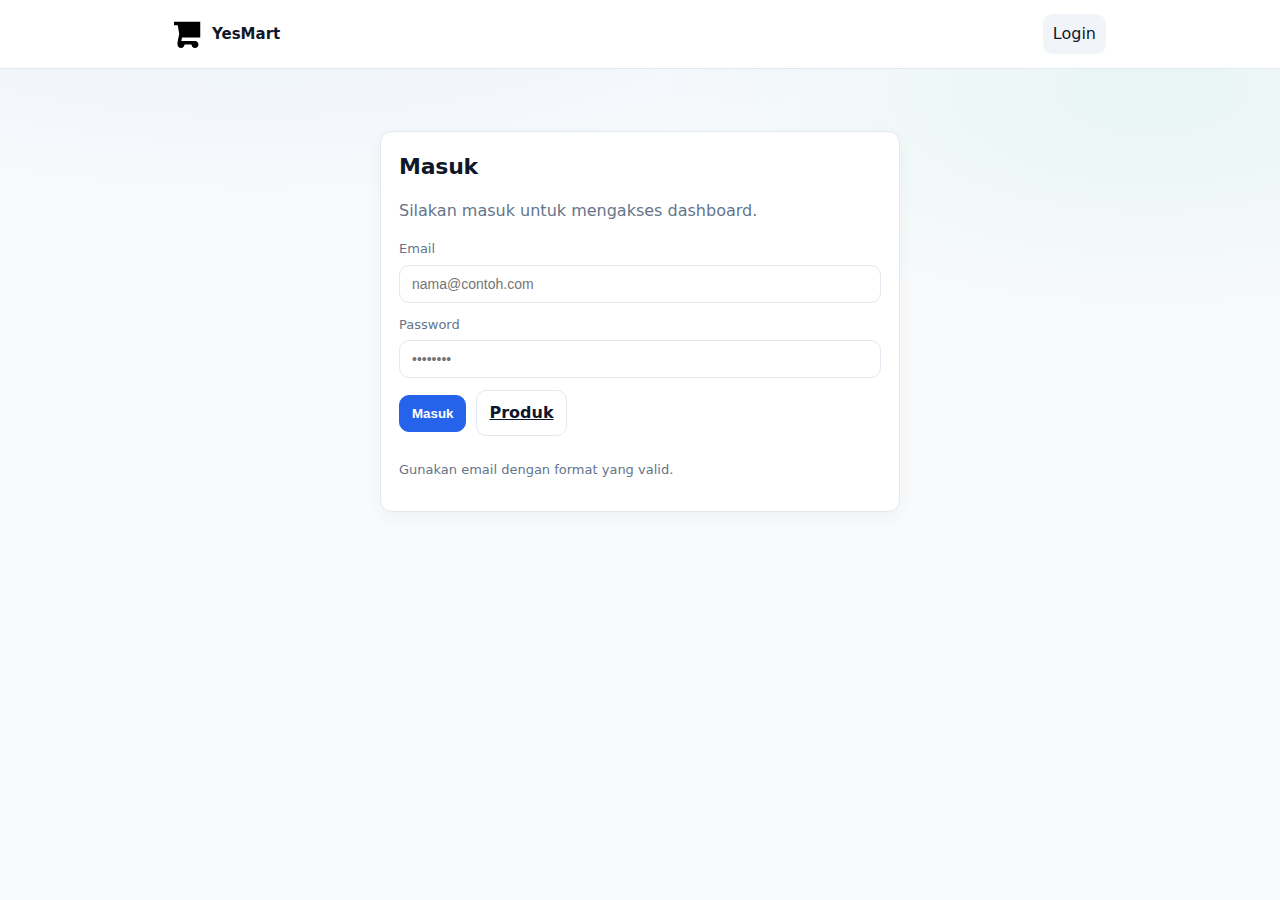
<file: index.html>
<!doctype html>
<html lang="id">
<head>
  <meta charset="utf-8" />
  <meta name="viewport" content="width=device-width, initial-scale=1" />
  <title>Login - YesMart</title>
  <link rel="stylesheet" href="style.css" />
</head>
<body data-page="login">
  <header class="topbar">
    <div class="topbar-inner">
      <a class="brand" href="index.html" aria-label="Home">
        <img src="assets/images/logo.svg" alt="Logo" />
        <strong>YesMart</strong>
      </a>
      <nav class="nav" aria-label="Navigation">
        <a class="active" href="index.html">Login</a>
      </nav>
    </div>
  </header>

  <main class="container">
    <section class="card card-animate form" aria-label="Login">
      <h1 class="h1">Masuk</h1>
      <p class="muted">Silakan masuk untuk mengakses dashboard.</p>

      <form id="loginForm" class="stack" novalidate>
        <div class="field">
          <label for="email">Email</label>
          <input id="email" name="email" type="email" autocomplete="username" placeholder="nama@contoh.com" required />
        </div>

        <div class="field">
          <label for="password">Password</label>
          <input id="password" name="password" type="password" autocomplete="current-password" placeholder="••••••••" required />
        </div>

        <p id="errorMessage" class="error" role="alert"></p>

        <div class="actions">
          <button class="btn primary" type="submit">Masuk</button>
          <a class="btn" href="products.html">Produk</a>
        </div>

        <p class="hint">Gunakan email dengan format yang valid.</p>
      </form>
    </section>
  </main>

  <script src="script.js"></script>
</body>
</html>
</file>
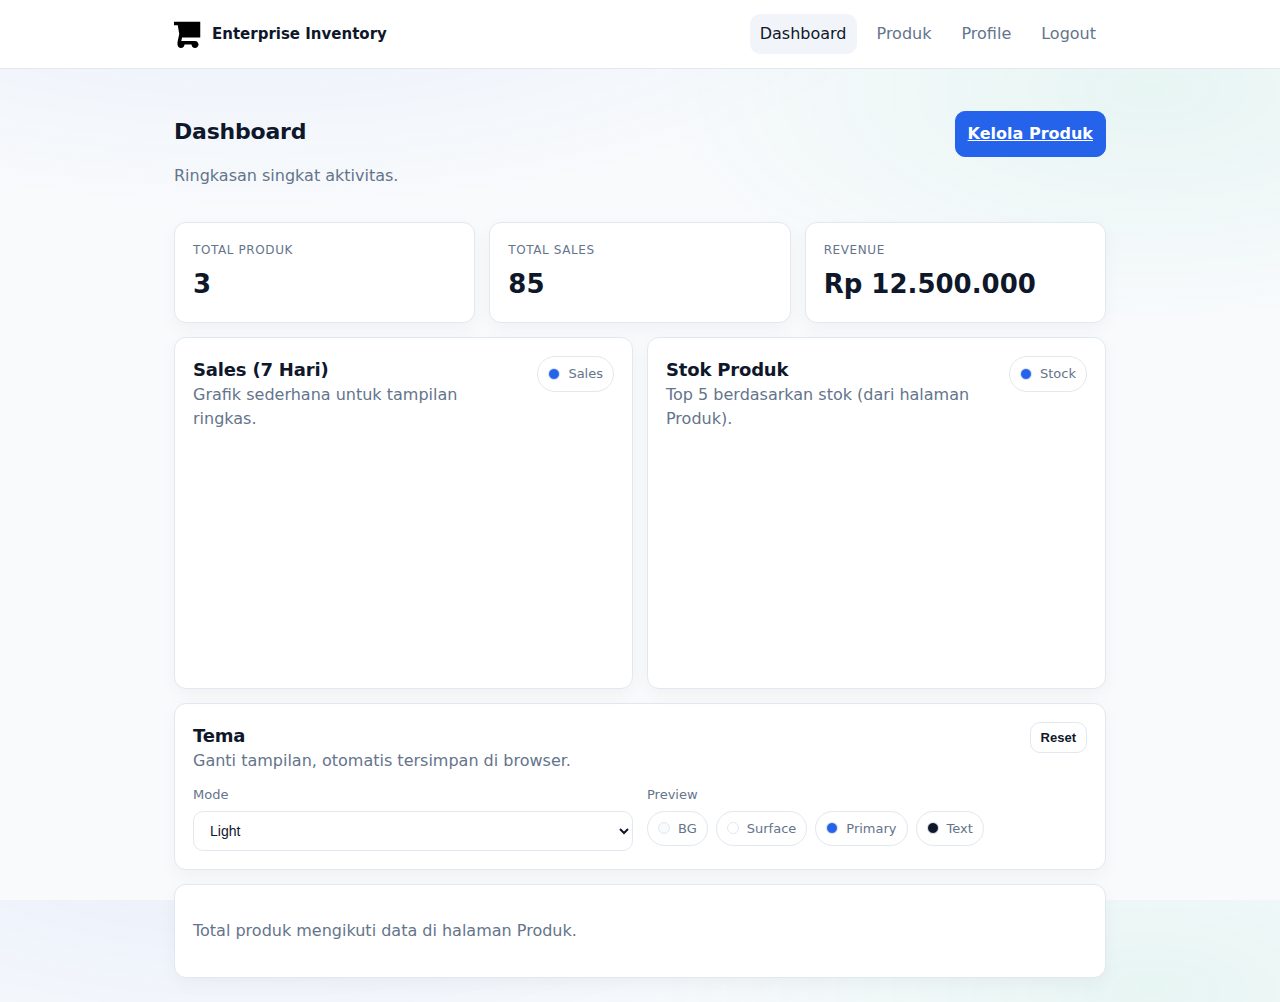
<file: dashboard.html>
<!doctype html>
<html lang="id">
<head>
  <meta charset="utf-8" />
  <meta name="viewport" content="width=device-width, initial-scale=1" />
  <title>Dashboard - Enterprise Inventory</title>
  <link rel="stylesheet" href="style.css" />
</head>
<body data-page="dashboard">
  <header class="topbar">
    <div class="topbar-inner">
      <a class="brand" href="dashboard.html" aria-label="Dashboard">
        <img src="assets/images/logo.svg" alt="Logo" />
        <strong>Enterprise Inventory</strong>
      </a>
      <nav class="nav" aria-label="Navigation">
        <a class="active" href="dashboard.html">Dashboard</a>
        <a href="products.html">Produk</a>
        <a href="profile.html">Profile</a>
        <a href="index.html">Logout</a>
      </nav>
    </div>
  </header>

  <main class="container">
    <div class="page-title">
      <div>
        <h1 class="h1">Dashboard</h1>
        <p class="muted">Ringkasan singkat aktivitas.</p>
      </div>
      <a class="btn primary" href="products.html">Kelola Produk</a>
    </div>

    <section class="grid cols-3" aria-label="Ringkasan">
      <div class="card card-animate kpi">
        <div class="label">Total Produk</div>
        <div id="kpiProducts" class="value">-</div>
      </div>
      <div class="card card-animate kpi">
        <div class="label">Total Sales</div>
        <div id="kpiSales" class="value">-</div>
      </div>
      <div class="card card-animate kpi">
        <div class="label">Revenue</div>
        <div id="kpiRevenue" class="value">-</div>
      </div>
    </section>

    <section class="grid cols-2" style="margin-top:14px" aria-label="Charts">
      <div class="card">
        <div class="card-head">
          <div>
            <h2 class="h2">Sales (7 Hari)</h2>
            <p class="muted">Grafik sederhana untuk tampilan ringkas.</p>
          </div>
          <div class="chip"><span class="dot" aria-hidden="true" style="background:var(--primary)"></span>Sales</div>
        </div>
        <div class="chart-wrap" style="margin-top:12px">
          <canvas id="chartSales7" class="chart-canvas" height="220" aria-label="Grafik sales 7 hari" role="img"></canvas>
        </div>
      </div>

      <div class="card">
        <div class="card-head">
          <div>
            <h2 class="h2">Stok Produk</h2>
            <p class="muted">Top 5 berdasarkan stok (dari halaman Produk).</p>
          </div>
          <div class="chip"><span class="dot" aria-hidden="true" style="background:var(--primary)"></span>Stock</div>
        </div>
        <div class="chart-wrap" style="margin-top:12px">
          <canvas id="chartStock" class="chart-canvas" height="220" aria-label="Grafik stok produk" role="img"></canvas>
        </div>
      </div>
    </section>

    <section class="card" style="margin-top:14px" aria-label="Tema">
      <div class="card-head">
        <div>
          <h2 class="h2">Tema</h2>
          <p class="muted">Ganti tampilan, otomatis tersimpan di browser.</p>
        </div>
        <button id="themeReset" class="btn small" type="button">Reset</button>
      </div>

      <div class="grid cols-2" style="margin-top:12px">
        <div class="field">
          <label for="themeMode">Mode</label>
          <select id="themeMode" name="themeMode">
            <option value="light">Light</option>
            <option value="dark">Dark</option>
            <option value="custom">Custom</option>
          </select>
        </div>

        <div class="field">
          <label>Preview</label>
          <div class="theme-preview" aria-label="Preview warna">
            <span class="chip"><span id="themeDotBg" class="dot" aria-hidden="true"></span>BG</span>
            <span class="chip"><span id="themeDotSurface" class="dot" aria-hidden="true"></span>Surface</span>
            <span class="chip"><span id="themeDotPrimary" class="dot" aria-hidden="true"></span>Primary</span>
            <span class="chip"><span id="themeDotText" class="dot" aria-hidden="true"></span>Text</span>
          </div>
        </div>
      </div>

      <div id="themeCustomFields" style="margin-top:12px">
        <div class="grid cols-2">
          <div class="field">
            <label for="themePrimary">Primary</label>
            <div class="color-row">
              <input id="themePrimary" type="color" value="#2563eb" />
              <input id="themePrimaryHex" type="text" value="#2563eb" maxlength="7" inputmode="text" />
            </div>
          </div>

          <div class="field">
            <label for="themeBg">Background</label>
            <div class="color-row">
              <input id="themeBg" type="color" value="#f8fafc" />
              <input id="themeBgHex" type="text" value="#f8fafc" maxlength="7" inputmode="text" />
            </div>
          </div>

          <div class="field">
            <label for="themeSurface">Surface</label>
            <div class="color-row">
              <input id="themeSurface" type="color" value="#ffffff" />
              <input id="themeSurfaceHex" type="text" value="#ffffff" maxlength="7" inputmode="text" />
            </div>
          </div>

          <div class="field">
            <label for="themeText">Text</label>
            <div class="color-row">
              <input id="themeText" type="color" value="#0f172a" />
              <input id="themeTextHex" type="text" value="#0f172a" maxlength="7" inputmode="text" />
            </div>
          </div>
        </div>
        <p class="hint" style="margin:12px 0 0">Tips: pilih mode <strong>Custom</strong> untuk edit warna.</p>
      </div>
    </section>

    <section class="card" style="margin-top:14px" aria-label="Catatan">
      <p class="muted">Total produk mengikuti data di halaman Produk.</p>
    </section>
  </main>

  <script src="script.js"></script>
</body>
</html>
</file>
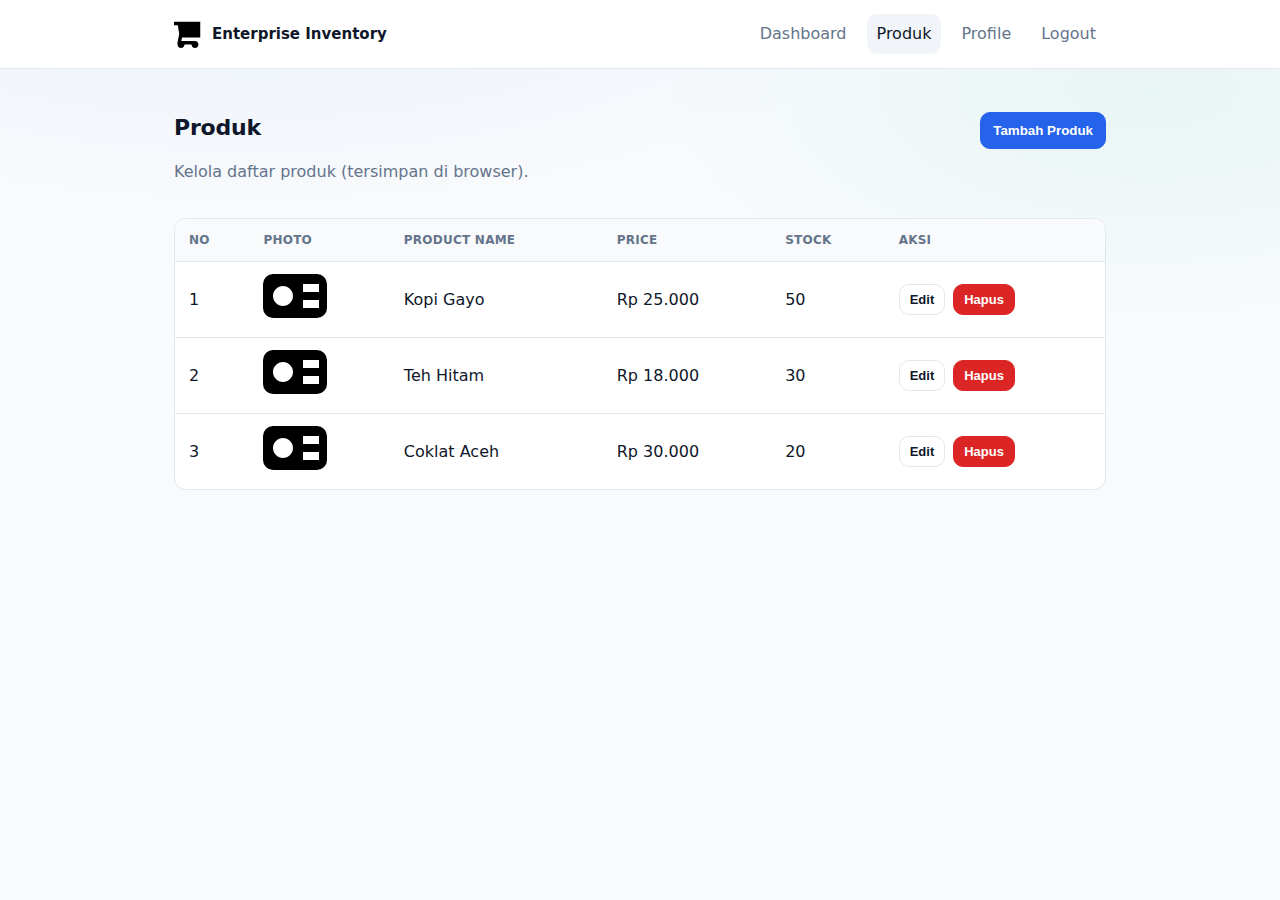
<file: products.html>
<!doctype html>
<html lang="id">
<head>
  <meta charset="utf-8" />
  <meta name="viewport" content="width=device-width, initial-scale=1" />
  <title>Produk - Enterprise Inventory</title>
  <link rel="stylesheet" href="style.css" />
</head>
<body data-page="products">
  <header class="topbar">
    <div class="topbar-inner">
      <a class="brand" href="dashboard.html" aria-label="Dashboard">
        <img src="assets/images/logo.svg" alt="Logo" />
        <strong>Enterprise Inventory</strong>
      </a>
      <nav class="nav" aria-label="Navigation">
        <a href="dashboard.html">Dashboard</a>
        <a class="active" href="products.html">Produk</a>
        <a href="profile.html">Profile</a>
        <a href="index.html">Logout</a>
      </nav>
    </div>
  </header>

  <main class="container">
    <div class="page-title">
      <div>
        <h1 class="h1">Produk</h1>
        <p class="muted">Kelola daftar produk (tersimpan di browser).</p>
      </div>
      <button id="btnAddProduct" class="btn primary" type="button">Tambah Produk</button>
    </div>

    <section class="table-wrap" aria-label="Tabel Produk">
      <table>
        <thead>
          <tr>
            <th>No</th>
            <th>Photo</th>
            <th>Product Name</th>
            <th>Price</th>
            <th>Stock</th>
            <th>Aksi</th>
          </tr>
        </thead>
        <tbody id="productsTableBody"></tbody>
      </table>
    </section>

    <noscript>
      <p class="hint">Aktifkan JavaScript untuk menampilkan data produk.</p>
    </noscript>
  </main>

  <!-- Modal: Add/Edit Product -->
  <div id="productModal" class="modal hidden" role="dialog" aria-modal="true" aria-labelledby="productModalTitle">
    <div class="modal-card card">
      <div class="modal-header">
        <h2 id="productModalTitle" class="h2">Tambah Produk</h2>
        <button id="productModalClose" class="icon-btn" type="button" aria-label="Tutup">✕</button>
      </div>

      <form id="productForm" class="stack" novalidate>
        <div class="field">
          <label for="productName">Nama Produk</label>
          <input id="productName" name="name" type="text" placeholder="Contoh: Kopi Gayo" required />
        </div>

        <div class="grid cols-2">
          <div class="field">
            <label for="productPrice">Harga</label>
            <input id="productPrice" name="price" type="number" min="0" step="1" placeholder="25000" required />
          </div>
          <div class="field">
            <label for="productStock">Stok</label>
            <input id="productStock" name="stock" type="number" min="0" step="1" placeholder="50" required />
          </div>
        </div>

        <p id="productFormError" class="error" role="alert"></p>

        <div class="actions" style="justify-content:flex-end">
          <button class="btn" type="button" id="productCancel">Batal</button>
          <button class="btn primary" type="submit" id="productSave">Simpan</button>
        </div>
      </form>
    </div>
  </div>

  <script src="script.js"></script>
</body>
</html>
</file>
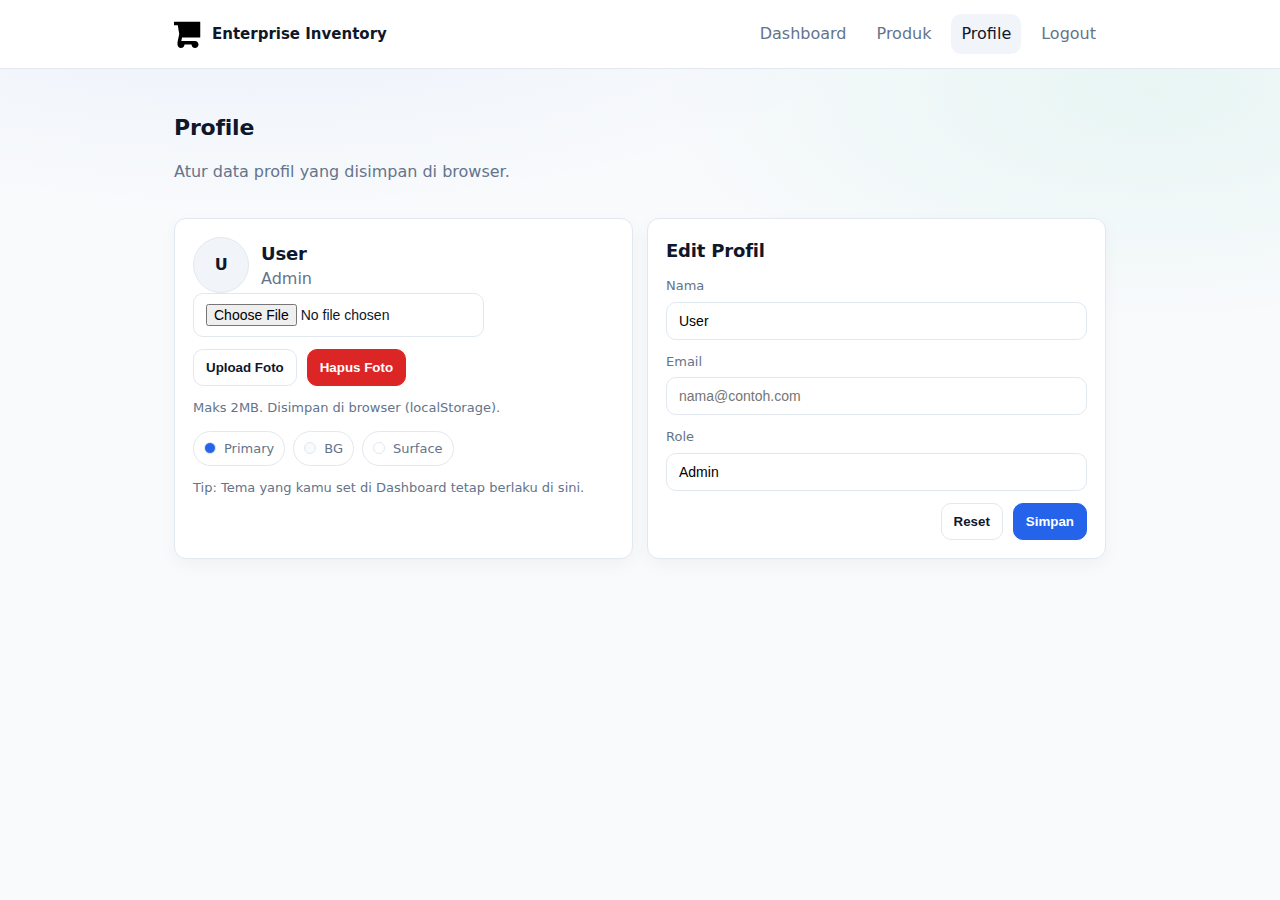
<file: profile.html>
<!doctype html>
<html lang="id">
<head>
  <meta charset="utf-8" />
  <meta name="viewport" content="width=device-width, initial-scale=1" />
  <title>Profile - Enterprise Inventory</title>
  <link rel="stylesheet" href="style.css" />
</head>
<body data-page="profile">
  <header class="topbar">
    <div class="topbar-inner">
      <a class="brand" href="dashboard.html" aria-label="Dashboard">
        <img src="assets/images/logo.svg" alt="Logo" />
        <strong>Enterprise Inventory</strong>
      </a>
      <nav class="nav" aria-label="Navigation">
        <a href="dashboard.html">Dashboard</a>
        <a href="products.html">Produk</a>
        <a class="active" href="profile.html">Profile</a>
        <a href="index.html">Logout</a>
      </nav>
    </div>
  </header>

  <main class="container">
    <div class="page-title">
      <div>
        <h1 class="h1">Profile</h1>
        <p class="muted">Atur data profil yang disimpan di browser.</p>
      </div>
    </div>

    <section class="grid cols-2" aria-label="Profile">
      <div class="card">
        <div class="profile-head">
          <div id="profileAvatar" class="avatar" aria-hidden="true"></div>
          <div>
            <div id="profileDisplayName" class="profile-name">User</div>
            <div id="profileDisplayMeta" class="muted">-</div>
          </div>
        </div>

        <input id="profilePhoto" class="sr-only" type="file" accept="image/*" />
        <div class="actions" style="margin-top:12px">
          <button id="profilePhotoUpload" class="btn" type="button">Upload Foto</button>
          <button id="profilePhotoRemove" class="btn danger" type="button">Hapus Foto</button>
        </div>
        <p id="profilePhotoHelp" class="hint">Maks 2MB. Disimpan di browser (localStorage).</p>

        <div class="profile-stats" aria-label="Ringkasan">
          <div class="chip"><span class="dot" id="profileDotPrimary" aria-hidden="true"></span>Primary</div>
          <div class="chip"><span class="dot" id="profileDotBg" aria-hidden="true"></span>BG</div>
          <div class="chip"><span class="dot" id="profileDotSurface" aria-hidden="true"></span>Surface</div>
        </div>

        <p class="hint">Tip: Tema yang kamu set di Dashboard tetap berlaku di sini.</p>
      </div>

      <div class="card">
        <h2 class="h2">Edit Profil</h2>
        <form id="profileForm" class="stack" style="margin-top:12px" novalidate>
          <div class="field">
            <label for="profileName">Nama</label>
            <input id="profileName" name="name" type="text" placeholder="Nama kamu" required />
          </div>

          <div class="field">
            <label for="profileEmail">Email</label>
            <input id="profileEmail" name="email" type="email" placeholder="nama@contoh.com" required />
          </div>

          <div class="field">
            <label for="profileRole">Role</label>
            <input id="profileRole" name="role" type="text" placeholder="Contoh: Admin" />
          </div>

          <p id="profileError" class="error" role="alert"></p>

          <div class="actions" style="justify-content:flex-end">
            <button id="profileReset" class="btn" type="button">Reset</button>
            <button class="btn primary" type="submit">Simpan</button>
          </div>
        </form>
      </div>
    </section>
  </main>

  <script src="script.js"></script>
</body>
</html>
</file>
<file: style.css>
:root{
  --bg:#f8fafc;
  --surface:#ffffff;
  --surface-2:#f1f5f9;
  --table-head:#f8fafc;
  --input-bg:#ffffff;
  --text:#0f172a;
  --muted:#64748b;
  --border:#e2e8f0;
  --primary:#2563eb;
  --primary-hover:#1d4ed8;
  --danger:#dc2626;
  --radius:12px;
  --shadow: 0 10px 24px rgba(2,6,23,0.08);
  --focus-border: rgba(37,99,235,0.65);
  --focus-ring: rgba(37,99,235,0.18);
  --focus-ring-soft: rgba(37,99,235,0.12);
  --overlay: rgba(2,6,23,0.45);
  --hover-border: #cfe0ff;
  --border-hover: #d7e2f0;
  --bg-accent-1: rgba(37,99,235,0.08);
  --bg-accent-2: rgba(16,185,129,0.07);
}

html[data-theme="dark"]{
  --bg:#0b1220;
  --surface:#0f172a;
  --surface-2:#111c33;
  --table-head:#0b1220;
  --input-bg:#0b1220;
  --text:#e5e7eb;
  --muted:#94a3b8;
  --border:#223149;
  --primary:#60a5fa;
  --primary-hover:#3b82f6;
  --shadow: 0 10px 24px rgba(0,0,0,0.35);
  --focus-border: rgba(96,165,250,0.75);
  --focus-ring: rgba(96,165,250,0.22);
  --focus-ring-soft: rgba(96,165,250,0.14);
  --overlay: rgba(0,0,0,0.55);
  --hover-border: #2c4164;
  --border-hover: #2a3a58;
  --bg-accent-1: rgba(96,165,250,0.10);
  --bg-accent-2: rgba(16,185,129,0.08);
}

*{box-sizing:border-box;}
html,body{height:100%;}

body{
  margin:0;
  font-family:system-ui,-apple-system,"Segoe UI",Roboto,Arial,sans-serif;
  background: radial-gradient(1200px 500px at 20% -10%, var(--bg-accent-1), transparent 60%),
              radial-gradient(900px 420px at 90% 10%, var(--bg-accent-2), transparent 55%),
              var(--bg);
  color:var(--text);
  line-height:1.5;
}

@media (prefers-reduced-motion: reduce){
  *{animation:none !important;transition:none !important;scroll-behavior:auto !important;}
}

.container{max-width:980px;margin:0 auto;padding:24px;}

/* Topbar */
.topbar{background:var(--surface);border-bottom:1px solid var(--border);}
.topbar-inner{max-width:980px;margin:0 auto;padding:14px 24px;display:flex;align-items:center;justify-content:space-between;gap:16px;}
.brand{display:flex;align-items:center;gap:10px;text-decoration:none;color:inherit;}
.brand img{width:28px;height:28px;}
.brand strong{font-size:15px;}

.nav{display:flex;gap:10px;flex-wrap:wrap;}
.nav a{color:var(--muted);text-decoration:none;padding:8px 10px;border-radius:10px;transition: background 160ms ease, color 160ms ease;}
.nav a:hover{background:var(--surface-2);color:var(--text);}
.nav a.active{background:var(--surface-2);color:var(--text);}

/* UI */
.card{background:var(--surface);border:1px solid var(--border);border-radius:var(--radius);padding:18px;box-shadow: 0 6px 18px rgba(2,6,23,0.04);}
.card-animate{animation: fadeUp 220ms ease both;}
.card:hover{border-color:var(--border-hover);}
.page-title{display:flex;align-items:baseline;justify-content:space-between;gap:12px;margin:18px 0;}
.page-title h1{margin:0;font-size:22px;}
.muted{color:var(--muted);}
.hint{font-size:13px;color:var(--muted);margin-top:12px;}

.h1{margin:0 0 6px 0;font-size:22px;letter-spacing:-0.01em;}
.stack{display:flex;flex-direction:column;gap:12px;}

@keyframes fadeUp{from{opacity:0;transform:translateY(6px);}to{opacity:1;transform:translateY(0);}}

/* Grid / KPI */
.grid{display:grid;gap:14px;}
.grid.cols-3{grid-template-columns:repeat(3,minmax(0,1fr));}
.grid.cols-2{grid-template-columns:repeat(2,minmax(0,1fr));}

.kpi{display:flex;flex-direction:column;gap:6px;}
.kpi .label{font-size:12px;color:var(--muted);text-transform:uppercase;letter-spacing:.05em;}
.kpi .value{font-size:26px;font-weight:750;}

/* Form */
.form{max-width:520px;margin:38px auto;}
.field{display:flex;flex-direction:column;gap:6px;}
label{font-size:13px;color:var(--muted);}
input{
  padding:10px 12px;
  border-radius:10px;
  border:1px solid var(--border);
  background:var(--input-bg);
  font-size:14px;
  transition: border-color 160ms ease, box-shadow 160ms ease;
}
input:focus{outline:none;border-color: var(--focus-border);box-shadow: 0 0 0 4px var(--focus-ring-soft);}
input:focus-visible{outline:none;}

select{
  padding:10px 12px;
  border-radius:10px;
  border:1px solid var(--border);
  background:var(--input-bg);
  color:var(--text);
  font-size:14px;
  transition: border-color 160ms ease, box-shadow 160ms ease;
}
select:focus{outline:none;border-color: var(--focus-border);box-shadow: 0 0 0 4px var(--focus-ring-soft);}
select:focus-visible{outline:none;}

.actions{display:flex;gap:10px;flex-wrap:wrap;align-items:center;}
.error{display:none;margin:0;padding:10px 12px;border-radius:10px;border:1px solid #fecaca;background:#fef2f2;color:#991b1b;font-size:13px;}

/* Buttons */
.btn{appearance:none;border:1px solid var(--border);background:var(--input-bg);color:var(--text);padding:10px 12px;border-radius:10px;cursor:pointer;font-weight:600;display:inline-flex;align-items:center;justify-content:center;gap:8px;transition: background 160ms ease, border-color 160ms ease, color 160ms ease, box-shadow 160ms ease;}
.btn:hover{border-color:var(--hover-border);box-shadow: 0 10px 22px rgba(2,6,23,0.06);}
.btn:active{box-shadow:none;}
.btn:focus-visible{outline:none;box-shadow: 0 0 0 4px var(--focus-ring);}
.btn.primary{background:var(--primary);border-color:var(--primary);color:#fff;}
.btn.primary:hover{background:var(--primary-hover);border-color:var(--primary-hover);}
.btn.danger{background:var(--danger);border-color:var(--danger);color:#fff;}
.btn.small{padding:7px 10px;font-size:13px;}
.cell-actions{display:flex;gap:8px;}

.icon-btn{appearance:none;border:1px solid var(--border);background:#fff;color:var(--muted);width:36px;height:36px;border-radius:10px;cursor:pointer;display:inline-flex;align-items:center;justify-content:center;transition: background 160ms ease, border-color 160ms ease, color 160ms ease;}
.icon-btn{background:var(--input-bg);}
.icon-btn:hover{background:var(--surface-2);color:var(--text);border-color:#dbe7f9;}
.icon-btn:focus-visible{outline:none;box-shadow: 0 0 0 4px var(--focus-ring);}

/* Table */
.table-wrap{overflow:auto;border-radius:var(--radius);border:1px solid var(--border);background:var(--surface);}
table{width:100%;border-collapse:collapse;min-width:640px;}
th,td{padding:12px 14px;border-bottom:1px solid var(--border);text-align:left;}
th{font-size:12px;color:var(--muted);text-transform:uppercase;letter-spacing:.02em;background:var(--table-head);}
tr:last-child td{border-bottom:none;}

/* Modal */
.modal{position:fixed;inset:0;background:var(--overlay);display:flex;align-items:center;justify-content:center;padding:24px;z-index:1000;}
.modal.hidden{display:none;}
.modal-card{width:100%;max-width:560px;}
.modal-header{display:flex;align-items:center;justify-content:space-between;gap:12px;margin-bottom:10px;}
.h2{margin:0;font-size:18px;letter-spacing:-0.01em;}

/* Theme Controls */
.card-head{display:flex;align-items:flex-start;justify-content:space-between;gap:12px;}
.card-head .muted{margin:0;}
.theme-preview{display:flex;gap:8px;align-items:center;flex-wrap:wrap;}
.chip{display:inline-flex;align-items:center;gap:8px;padding:7px 10px;border-radius:999px;border:1px solid var(--border);background:var(--surface);font-size:13px;color:var(--muted);}
.chip .dot{width:12px;height:12px;border-radius:999px;border:1px solid var(--border);background:var(--surface-2);}
.color-row{display:flex;gap:10px;align-items:center;}
input[type="color"]{padding:0;width:44px;height:40px;border-radius:10px;border:1px solid var(--border);background:transparent;}
input[type="color"]::-webkit-color-swatch-wrapper{padding:6px;}
input[type="color"]::-webkit-color-swatch{border:none;border-radius:8px;}

/* Profile */
.profile-head{display:flex;align-items:center;gap:12px;}
.avatar{width:56px;height:56px;border-radius:999px;border:1px solid var(--border);background:var(--surface-2);display:flex;align-items:center;justify-content:center;font-weight:800;color:var(--text);letter-spacing:-0.02em;}
.profile-name{font-weight:800;font-size:18px;letter-spacing:-0.01em;}
.profile-stats{display:flex;gap:8px;flex-wrap:wrap;margin-top:12px;}

/* Auth (Login) */
body.auth{
  min-height:100vh;
  background:
    radial-gradient(900px 520px at 15% 10%, rgba(99,102,241,0.25), transparent 55%),
    radial-gradient(800px 520px at 85% 30%, rgba(168,85,247,0.18), transparent 60%),
    radial-gradient(900px 680px at 40% 110%, rgba(59,130,246,0.18), transparent 60%),
    #0b1020;
  color:#e5e7eb;
}

body.auth .muted{color:rgba(226,232,240,0.72);}

.auth-wrap{min-height:100vh;display:flex;align-items:center;justify-content:center;padding:28px;}
.auth-card{
  width:100%;
  max-width:520px;
  border-radius:22px;
  padding:26px;
  border:1px solid rgba(148,163,184,0.18);
  background: linear-gradient(180deg, rgba(30,41,59,0.92), rgba(17,24,39,0.88));
  box-shadow: 0 28px 70px rgba(0,0,0,0.55);
  backdrop-filter: blur(10px);
}

.auth-header{margin-bottom:10px;text-align:center;}
.auth-brand{display:flex;align-items:center;justify-content:center;gap:10px;margin-bottom:16px;opacity:0.95;}
.auth-brand img{width:34px;height:34px;}
.auth-brand strong{font-size:14px;letter-spacing:.02em;}
.auth-title{margin:0;font-size:34px;letter-spacing:-0.02em;}
.auth-subtitle{margin:6px 0 0;color:rgba(226,232,240,0.78);}

body.auth label{color:rgba(226,232,240,0.75);}
body.auth input{
  background: rgba(15,23,42,0.62);
  border-color: rgba(148,163,184,0.22);
  color:#e5e7eb;
}
body.auth input::placeholder{color:rgba(226,232,240,0.45);}
body.auth input:focus{border-color: rgba(59,130,246,0.75);box-shadow: 0 0 0 4px rgba(59,130,246,0.18);}

.input-group{position:relative;display:flex;align-items:center;gap:10px;}
.input-group input{padding-left:44px;}
.input-icon{position:absolute;left:12px;display:inline-flex;align-items:center;justify-content:center;color:rgba(226,232,240,0.55);}
.input-group .icon-btn{position:absolute;right:8px;width:40px;height:40px;border-radius:12px;border-color: rgba(148,163,184,0.18);background: rgba(15,23,42,0.55);color:rgba(226,232,240,0.75);}
.input-group .icon-btn:hover{background: rgba(30,41,59,0.72);border-color: rgba(148,163,184,0.28);}

.auth-row{display:flex;align-items:center;justify-content:space-between;gap:12px;font-size:14px;margin-top:2px;}
.check{display:flex;align-items:center;gap:10px;color:rgba(226,232,240,0.82);user-select:none;}
.check input{width:16px;height:16px;accent-color: var(--primary);}

.link{color:#3b82f6;text-decoration:none;font-weight:650;}
.link:hover{text-decoration:underline;}

body.auth .btn{background: rgba(15,23,42,0.55);border-color: rgba(148,163,184,0.20);color:#e5e7eb;}
body.auth .btn:hover{box-shadow:none;border-color: rgba(148,163,184,0.34);background: rgba(30,41,59,0.68);}
body.auth .btn.primary{background: linear-gradient(180deg, #2f6df6, #2563eb);border-color: rgba(37,99,235,0.75);}
body.auth .btn.primary:hover{background: linear-gradient(180deg, #2a64e8, #1d4ed8);}

.auth-submit{margin-top:6px;padding:12px 14px;border-radius:14px;}
.btn-ico{display:inline-flex;align-items:center;justify-content:center;width:20px;}

.divider{display:flex;align-items:center;gap:10px;margin:18px 0 12px;color:rgba(226,232,240,0.55);font-size:13px;}
.divider::before,.divider::after{content:"";flex:1;height:1px;background: rgba(148,163,184,0.18);}
.divider span{padding:0 8px;}

.auth-social{margin-top:2px;}
.auth-social-btn{border-radius:14px;justify-content:center;}

.auth-footer{margin:16px 0 0;text-align:center;color:rgba(226,232,240,0.65);}

@media (max-width:820px){
  .grid.cols-2{grid-template-columns:1fr;}
}
@media (max-width:820px){
  .topbar-inner{align-items:flex-start;flex-direction:column;}
  .grid.cols-3{grid-template-columns:1fr;}
}
</file>
